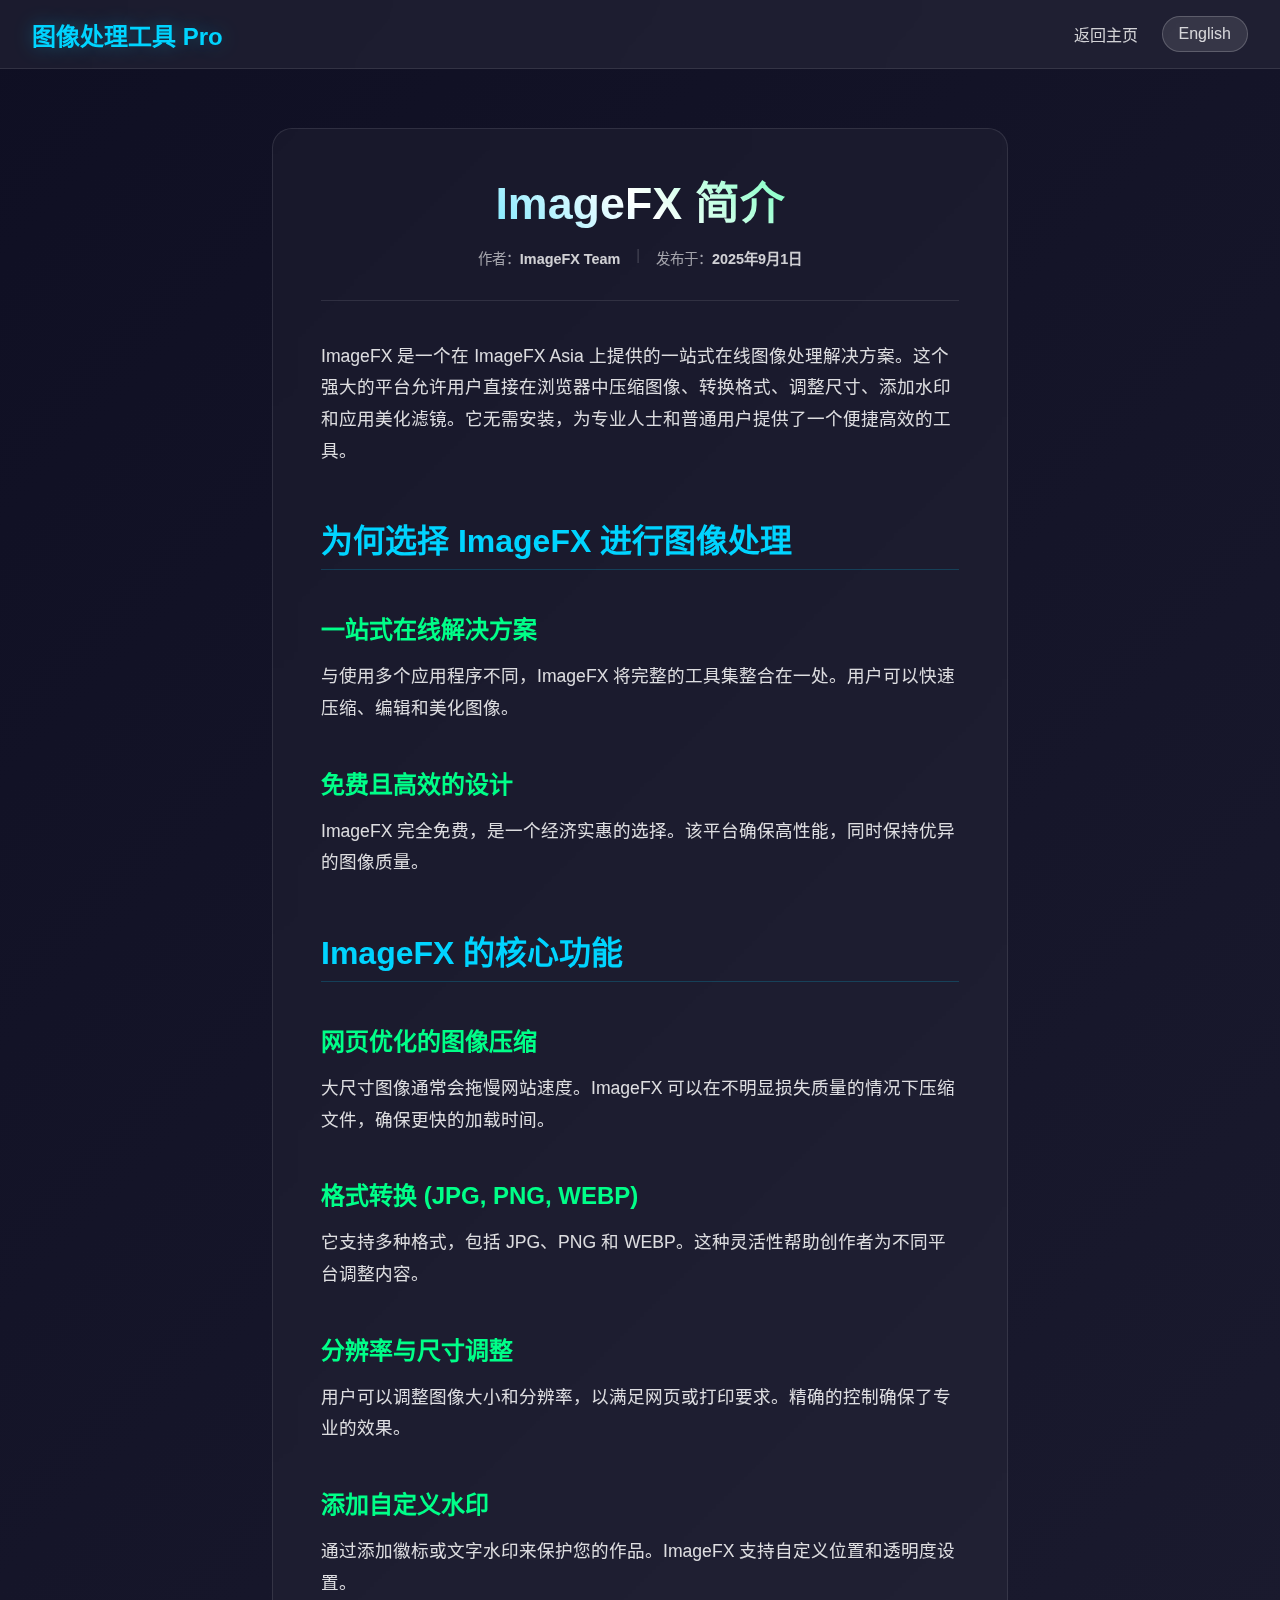
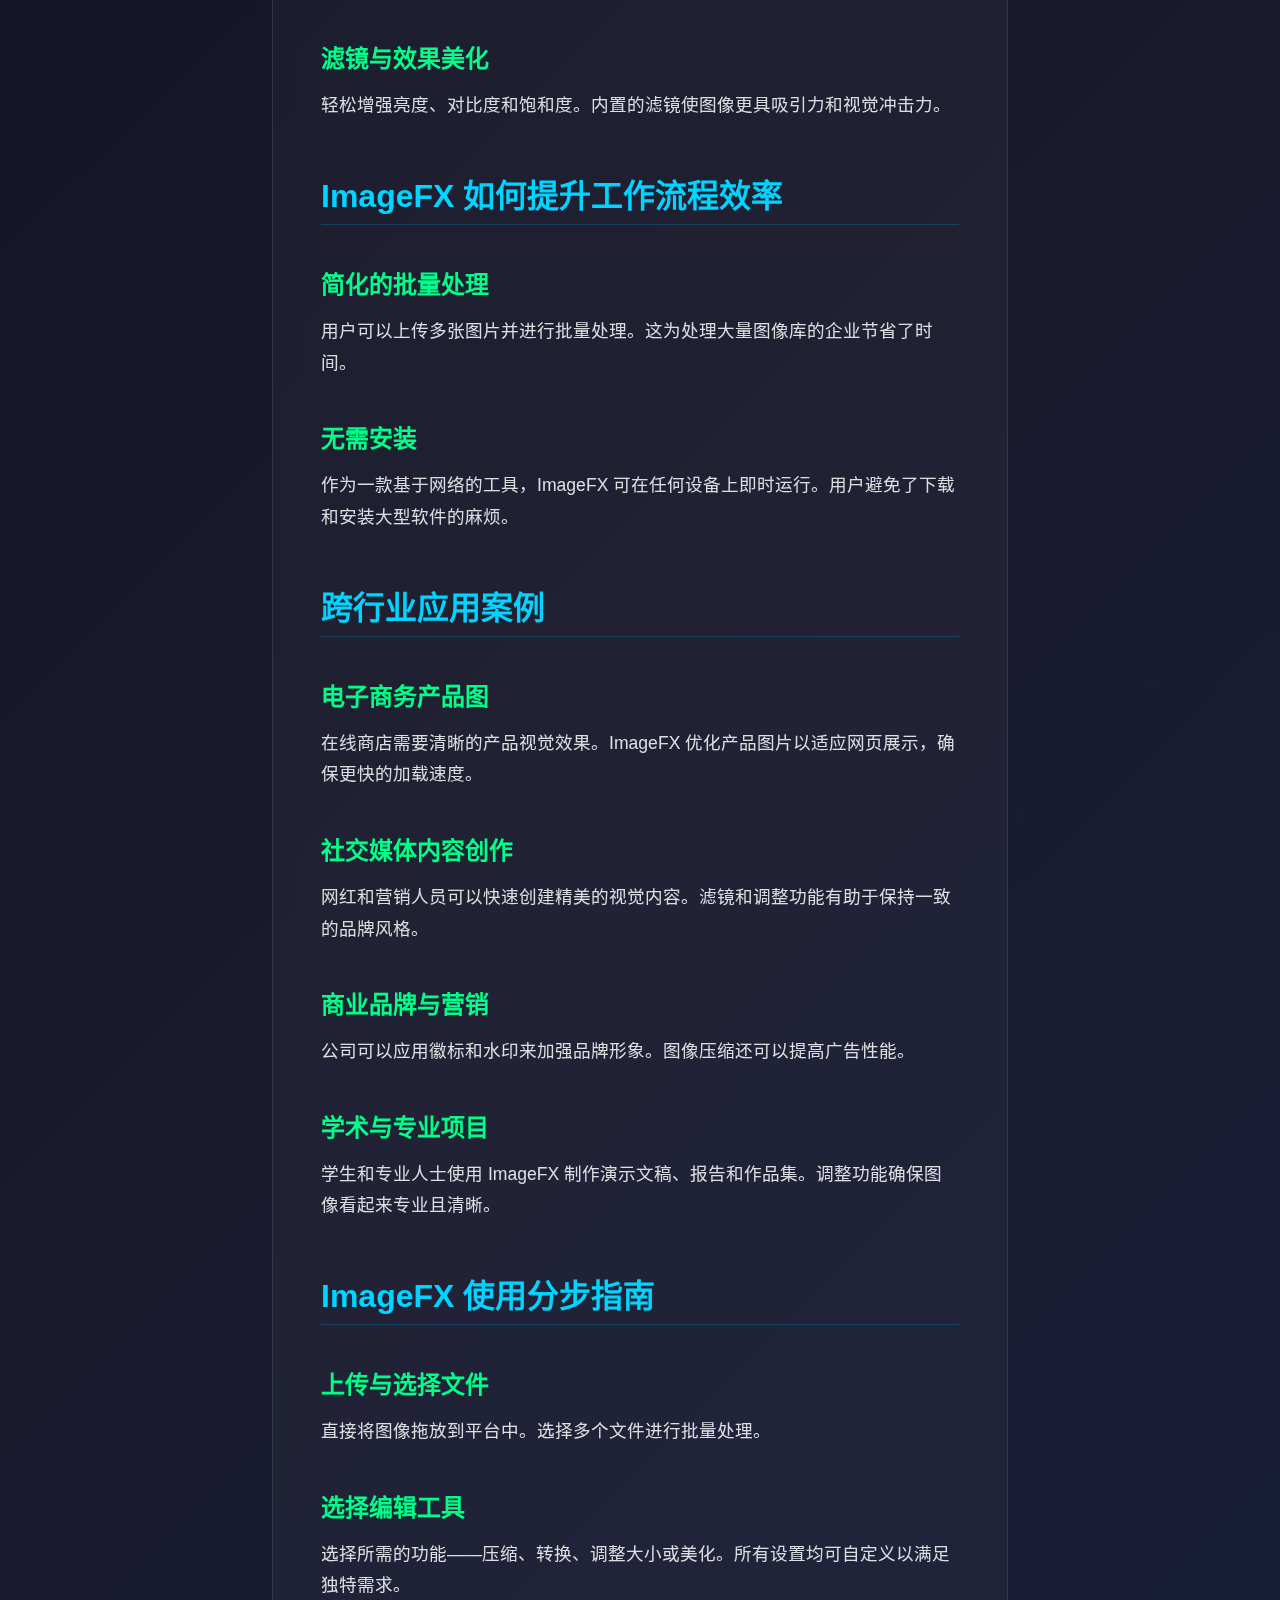
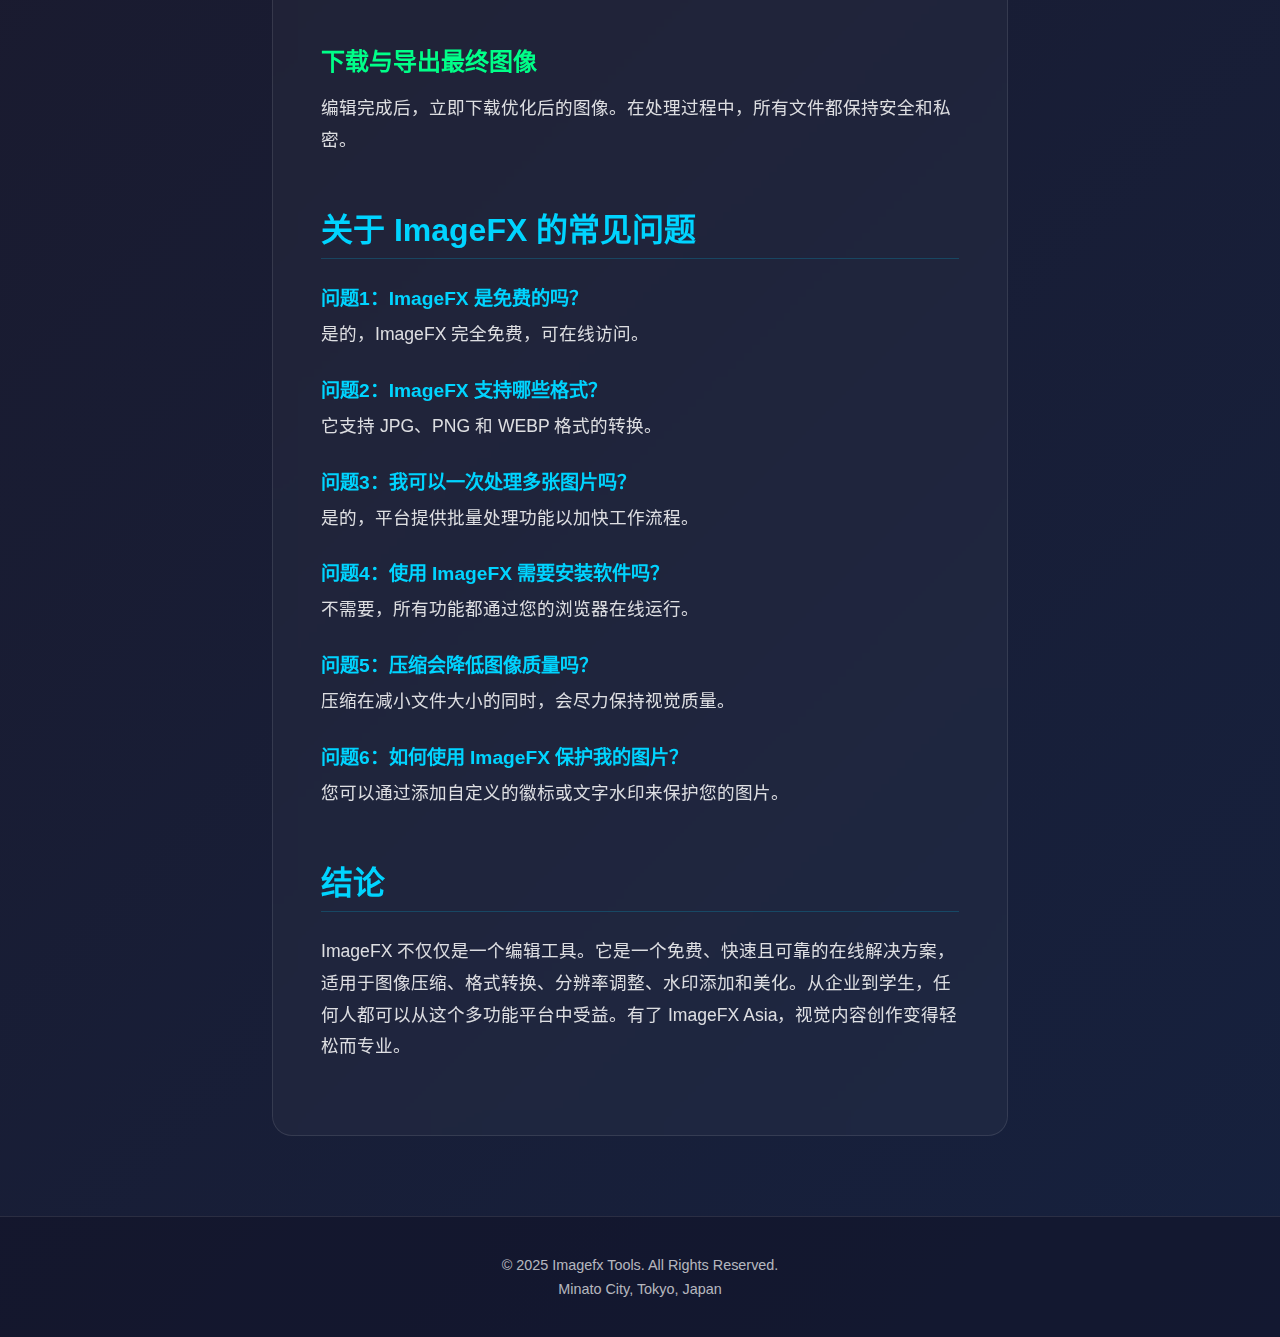
<file: imagefx-cn.html>
<!DOCTYPE html>
<html lang="zh-CN">
<head>
    <meta charset="UTF-8">

    <!-- SEO Meta Tags -->
    <title>ImageFX简介：终极免费在线图像处理工具 | ImageFX Asia</title>
    <meta name="description" content="探索 ImageFX，一个集图像压缩、格式转换、尺寸调整、添加水印和美化功能于一体的一站式在线解决方案。免费、高效，无需安装。">
    <meta name="keywords" content="ImageFX, 图像压缩, 格式转换, 调整图片大小, 添加水印, 在线图片编辑器, 免费图片工具, WEBP 转换器">
    <meta name="author" content="ImageFX Team">
    <meta name="robots" content="index, follow">
    <link rel="canonical" href="https://www.imagefx.asia/article-zh.html">
    <link rel="alternate" hreflang="en" href="https://www.imagefx.asia/article-en.html">

    <!-- Open Graph Meta Tags (for social sharing) -->
    <meta property="og:title" content="ImageFX简介：终极免费在线图像处理工具">
    <meta property="og:description" content="探索 ImageFX，一个集图像压缩、格式转换、尺寸调整、添加水印和美化功能于一体的一站式在线解决方案。">
    <meta property="og:type" content="article">
    <meta property="og:url" content="https://www.imagefx.asia/article-zh.html">
    <meta property="og:image" content="https://www.imagefx.asia/article-preview-image.webp">
    <meta property="og:site_name" content="图像处理工具 Pro">
    <meta property="og:locale" content="zh_CN">
    <meta property="article:published_time" content="2025-09-01T12:00:00+09:00">
    <meta property="article:author" content="ImageFX Team">

    <!-- Twitter Card Meta Tags -->
    <meta name="twitter:card" content="summary_large_image">
    <meta name="twitter:title" content="ImageFX简介：终极免费在线图像处理工具">
    <meta name="twitter:description" content="探索 ImageFX，一个集图像压缩、格式转换、尺寸调整、添加水印和美化功能于一体的一站式在线解决方案。">
    <meta name="twitter:image" content="https://www.imagefx.asia/article-preview-image.webp">

    <!-- General Meta Tags -->
    <meta name="viewport" content="width=device-width, initial-scale=1.0, viewport-fit=cover">
    <meta name="theme-color" content="#1a1a2e">
    <link rel="icon" href="/favicon.ico" sizes="any">
    <link rel="icon" href="/favicon.svg" type="image/svg+xml">
    <link rel="apple-touch-icon" href="/apple-touch-icon.png">

    <style>
        * {
            margin: 0;
            padding: 0;
            box-sizing: border-box;
        }

        body {
            font-family: 'Segoe UI', Tahoma, Geneva, Verdana, sans-serif;
            background: linear-gradient(135deg, #0f0f23 0%, #1a1a2e 50%, #16213e 100%);
            color: #ffffff;
            min-height: 100vh;
            overflow-x: hidden;
        }

        .header {
            background: rgba(255, 255, 255, 0.05);
            backdrop-filter: blur(20px);
            -webkit-backdrop-filter: blur(20px);
            border-bottom: 1px solid rgba(255, 255, 255, 0.1);
            padding: 1rem 2rem;
            display: flex;
            justify-content: space-between;
            align-items: center;
            position: fixed;
            top: 0;
            left: 0;
            right: 0;
            z-index: 1000;
        }

        .logo {
            font-size: 1.5rem;
            font-weight: 700;
            color: #00d4ff;
            text-shadow: 0 0 20px rgba(0, 212, 255, 0.3);
        }

        .lang-switch {
            background: rgba(255, 255, 255, 0.1);
            border: 1px solid rgba(255, 255, 255, 0.2);
            border-radius: 25px;
            padding: 0.5rem 1rem;
            color: white;
            cursor: pointer;
            transition: all 0.3s ease;
            text-decoration: none;
        }

        .lang-switch:hover {
            background: rgba(255, 255, 255, 0.2);
            transform: translateY(-2px);
        }

        .navigation {
            display: flex;
            align-items: center;
            gap: 1.5rem;
        }

        .navigation a {
            color: rgba(255, 255, 255, 0.8);
            text-decoration: none;
            font-weight: 500;
            transition: color 0.3s ease;
        }

        .navigation a:hover {
            color: #00d4ff;
        }

        .container {
            max-width: 800px;
            margin: 0 auto;
            padding: 8rem 2rem 2rem;
        }

        .article-content {
            background: rgba(255, 255, 255, 0.03);
            border: 1px solid rgba(255, 255, 255, 0.1);
            border-radius: 20px;
            padding: 3rem;
            backdrop-filter: blur(10px);
        }

        .article-header {
            text-align: center;
            margin-bottom: 2.5rem;
            padding-bottom: 2rem;
            border-bottom: 1px solid rgba(255, 255, 255, 0.1);
        }

        .article-header h1 {
            font-size: 2.8rem;
            font-weight: 800;
            line-height: 1.2;
            background: linear-gradient(45deg, #00d4ff, #ffffff, #00ff88);
            -webkit-background-clip: text;
            -webkit-text-fill-color: transparent;
            margin-bottom: 1rem;
        }

        .article-meta {
            color: rgba(255, 255, 255, 0.6);
            font-size: 0.9rem;
            display: flex;
            justify-content: center;
            flex-wrap: wrap;
            gap: 0.5rem 1rem;
        }

        .article-meta strong {
            color: rgba(255, 255, 255, 0.8);
            font-weight: 600;
        }

        .separator {
            opacity: 0.3;
        }

        .article-banner {
            margin: 0 0 2.5rem 0;
        }

        .article-banner img {
            width: 100%;
            height: auto;
            border-radius: 15px;
            margin-bottom: 1rem;
        }

        .article-banner figcaption {
            font-size: 0.9rem;
            text-align: center;
            color: rgba(255, 255, 255, 0.5);
        }

        .article-content p, .article-content li {
            font-size: 1.1rem;
            line-height: 1.8;
            margin-bottom: 1.5rem;
            color: rgba(255, 255, 255, 0.85);
        }

        .article-content h2 {
            font-size: 2rem;
            font-weight: 700;
            color: #00d4ff;
            margin-top: 3rem;
            margin-bottom: 1.5rem;
            padding-bottom: 0.5rem;
            border-bottom: 1px solid rgba(0, 212, 255, 0.2);
        }

        .article-content h3 {
            font-size: 1.5rem;
            font-weight: 600;
            color: #00ff88;
            margin-top: 2.5rem;
            margin-bottom: 1rem;
        }

        .article-content blockquote {
            border-left: 4px solid #00d4ff;
            margin: 2.5rem 0;
            padding: 1rem 2rem;
            background: rgba(0, 212, 255, 0.05);
            border-radius: 0 8px 8px 0;
        }

        .article-content blockquote p {
            font-style: italic;
            font-size: 1.2rem;
            margin-bottom: 1rem;
            color: rgba(255, 255, 255, 0.9);
        }

        .article-content blockquote footer {
            font-size: 1rem;
            color: rgba(255, 255, 255, 0.6);
        }

        .faq-item h4 {
            font-size: 1.2rem;
            color: #00d4ff;
            margin-bottom: 0.5rem;
        }

        .footer {
            text-align: center;
            padding: 2rem;
            margin-top: 3rem;
            background: rgba(15, 15, 35, 0.5);
            border-top: 1px solid rgba(255, 255, 255, 0.1);
            color: rgba(255, 255, 255, 0.7);
        }

        .footer p {
            margin: 0.5rem 0;
            font-size: 0.9rem;
        }

        @media (max-width: 768px) {
            .article-content {
                padding: 1.5rem;
            }
            .article-header h1 {
                font-size: 2rem;
            }
            .article-content h2 {
                font-size: 1.8rem;
            }
        }
    </style>
</head>
<body>
    <header class="header">
        <div class="logo"><a href="index.html" style="color: inherit; text-decoration: none;">图像处理工具 Pro</a></div>
        <nav class="navigation">
            <a href="index.html">返回主页</a>
            <a href="article-en.html" class="lang-switch">English</a>
        </nav>
    </header>

    <main class="container">
        <article class="article-content">
            <header class="article-header">
                <h1>ImageFX 简介</h1>
                <div class="article-meta">
                    <span>作者：<strong>ImageFX Team</strong></span>
                    <span class="separator">|</span>
                    <span>发布于：<strong>2025年9月1日</strong></span>
                </div>
            </header>

            <p>ImageFX 是一个在 ImageFX Asia 上提供的一站式在线图像处理解决方案。这个强大的平台允许用户直接在浏览器中压缩图像、转换格式、调整尺寸、添加水印和应用美化滤镜。它无需安装，为专业人士和普通用户提供了一个便捷高效的工具。</p>

            <h2>为何选择 ImageFX 进行图像处理</h2>
            <h3>一站式在线解决方案</h3>
            <p>与使用多个应用程序不同，ImageFX 将完整的工具集整合在一处。用户可以快速压缩、编辑和美化图像。</p>
            <h3>免费且高效的设计</h3>
            <p>ImageFX 完全免费，是一个经济实惠的选择。该平台确保高性能，同时保持优异的图像质量。</p>

            <h2>ImageFX 的核心功能</h2>
            <h3>网页优化的图像压缩</h3>
            <p>大尺寸图像通常会拖慢网站速度。ImageFX 可以在不明显损失质量的情况下压缩文件，确保更快的加载时间。</p>
            <h3>格式转换 (JPG, PNG, WEBP)</h3>
            <p>它支持多种格式，包括 JPG、PNG 和 WEBP。这种灵活性帮助创作者为不同平台调整内容。</p>
            <h3>分辨率与尺寸调整</h3>
            <p>用户可以调整图像大小和分辨率，以满足网页或打印要求。精确的控制确保了专业的效果。</p>
            <h3>添加自定义水印</h3>
            <p>通过添加徽标或文字水印来保护您的作品。ImageFX 支持自定义位置和透明度设置。</p>
            <h3>滤镜与效果美化</h3>
            <p>轻松增强亮度、对比度和饱和度。内置的滤镜使图像更具吸引力和视觉冲击力。</p>

            <h2>ImageFX 如何提升工作流程效率</h2>
            <h3>简化的批量处理</h3>
            <p>用户可以上传多张图片并进行批量处理。这为处理大量图像库的企业节省了时间。</p>
            <h3>无需安装</h3>
            <p>作为一款基于网络的工具，ImageFX 可在任何设备上即时运行。用户避免了下载和安装大型软件的麻烦。</p>

            <h2>跨行业应用案例</h2>
            <h3>电子商务产品图</h3>
            <p>在线商店需要清晰的产品视觉效果。ImageFX 优化产品图片以适应网页展示，确保更快的加载速度。</p>
            <h3>社交媒体内容创作</h3>
            <p>网红和营销人员可以快速创建精美的视觉内容。滤镜和调整功能有助于保持一致的品牌风格。</p>
            <h3>商业品牌与营销</h3>
            <p>公司可以应用徽标和水印来加强品牌形象。图像压缩还可以提高广告性能。</p>
            <h3>学术与专业项目</h3>
            <p>学生和专业人士使用 ImageFX 制作演示文稿、报告和作品集。调整功能确保图像看起来专业且清晰。</p>

            <h2>ImageFX 使用分步指南</h2>
            <h3>上传与选择文件</h3>
            <p>直接将图像拖放到平台中。选择多个文件进行批量处理。</p>
            <h3>选择编辑工具</h3>
            <p>选择所需的功能——压缩、转换、调整大小或美化。所有设置均可自定义以满足独特需求。</p>
            <h3>下载与导出最终图像</h3>
            <p>编辑完成后，立即下载优化后的图像。在处理过程中，所有文件都保持安全和私密。</p>

            <h2>关于 ImageFX 的常见问题</h2>
            <div class="faq-item">
                <h4>问题1：ImageFX 是免费的吗？</h4>
                <p>是的，ImageFX 完全免费，可在线访问。</p>
            </div>
            <div class="faq-item">
                <h4>问题2：ImageFX 支持哪些格式？</h4>
                <p>它支持 JPG、PNG 和 WEBP 格式的转换。</p>
            </div>
            <div class="faq-item">
                <h4>问题3：我可以一次处理多张图片吗？</h4>
                <p>是的，平台提供批量处理功能以加快工作流程。</p>
            </div>
            <div class="faq-item">
                <h4>问题4：使用 ImageFX 需要安装软件吗？</h4>
                <p>不需要，所有功能都通过您的浏览器在线运行。</p>
            </div>
            <div class="faq-item">
                <h4>问题5：压缩会降低图像质量吗？</h4>
                <p>压缩在减小文件大小的同时，会尽力保持视觉质量。</p>
            </div>
            <div class="faq-item">
                <h4>问题6：如何使用 ImageFX 保护我的图片？</h4>
                <p>您可以通过添加自定义的徽标或文字水印来保护您的图片。</p>
            </div>

            <h2>结论</h2>
            <p>ImageFX 不仅仅是一个编辑工具。它是一个免费、快速且可靠的在线解决方案，适用于图像压缩、格式转换、分辨率调整、水印添加和美化。从企业到学生，任何人都可以从这个多功能平台中受益。有了 ImageFX Asia，视觉内容创作变得轻松而专业。</p>
        </article>
    </main>

    <footer class="footer">
        <p>&copy; 2025 Imagefx Tools. All Rights Reserved.</p>
        <p>Minato City, Tokyo, Japan</p>
    </footer>
</body>
</html>
</file>
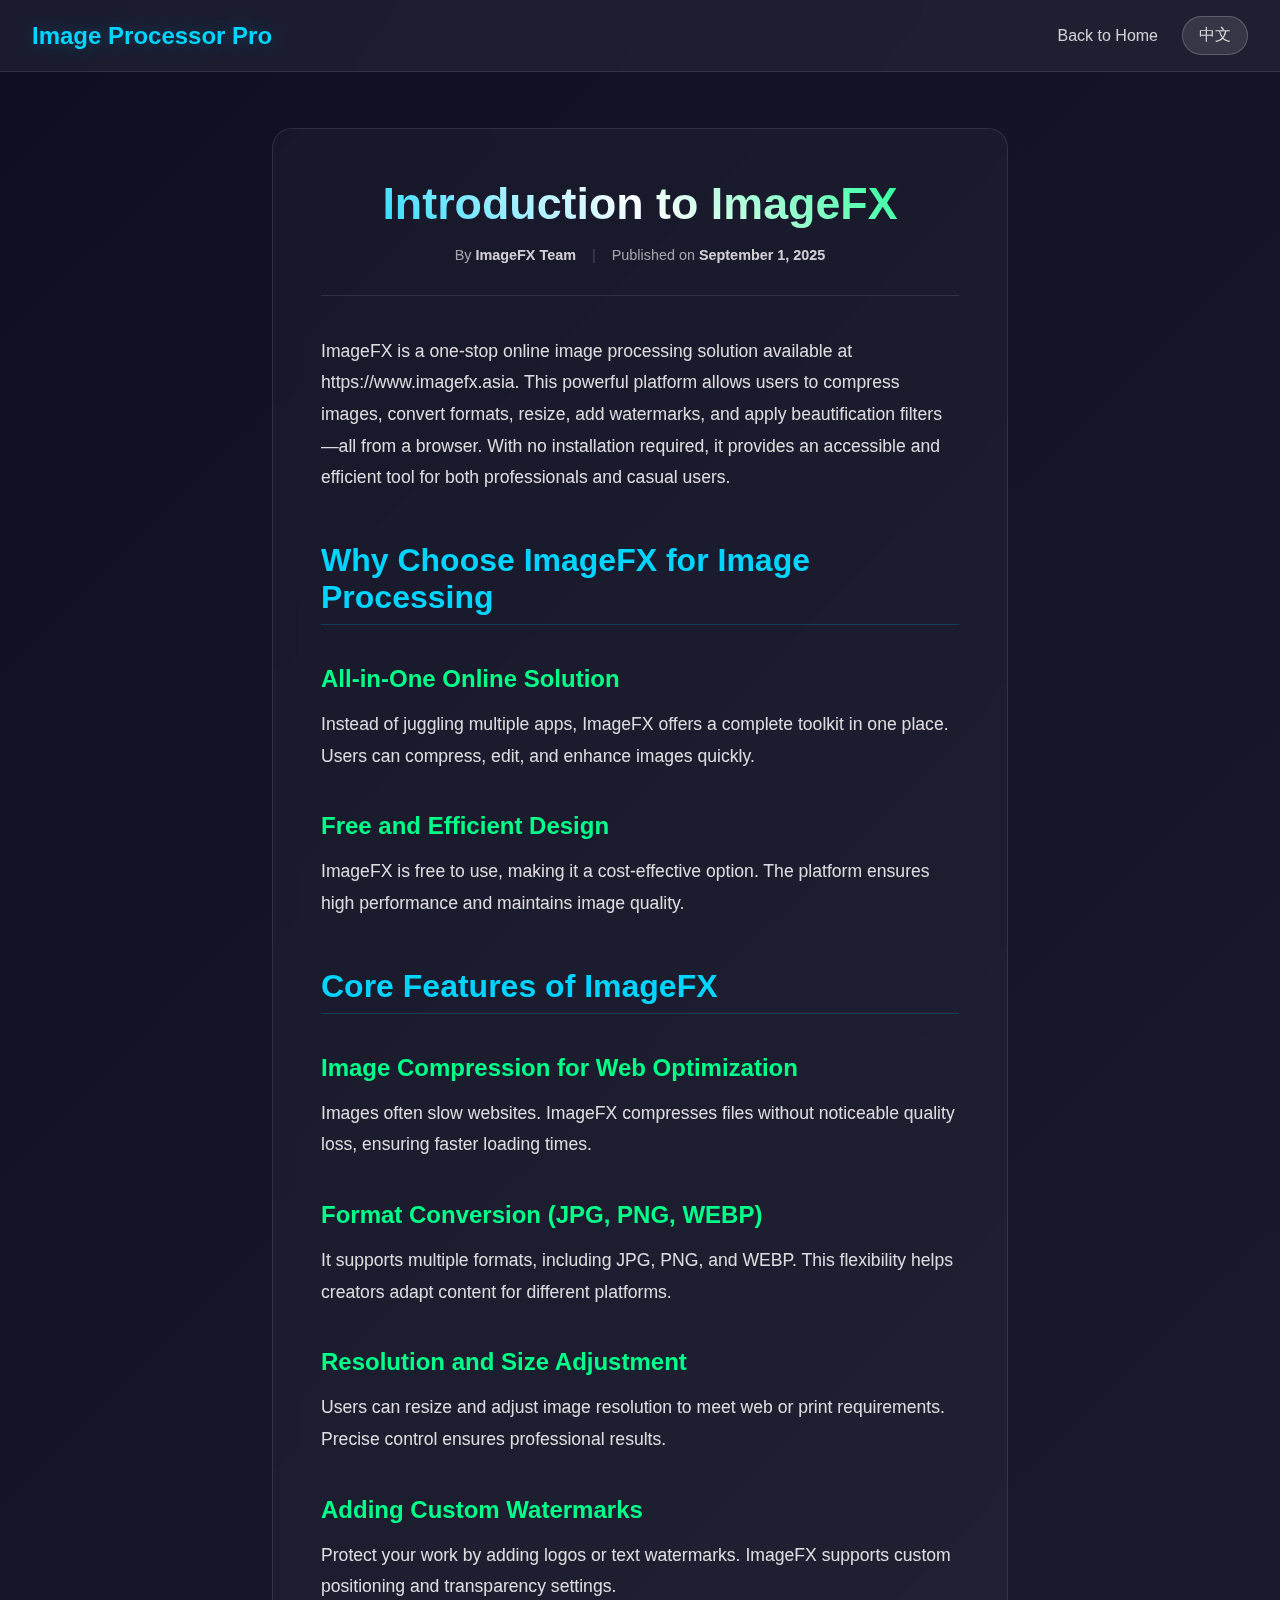
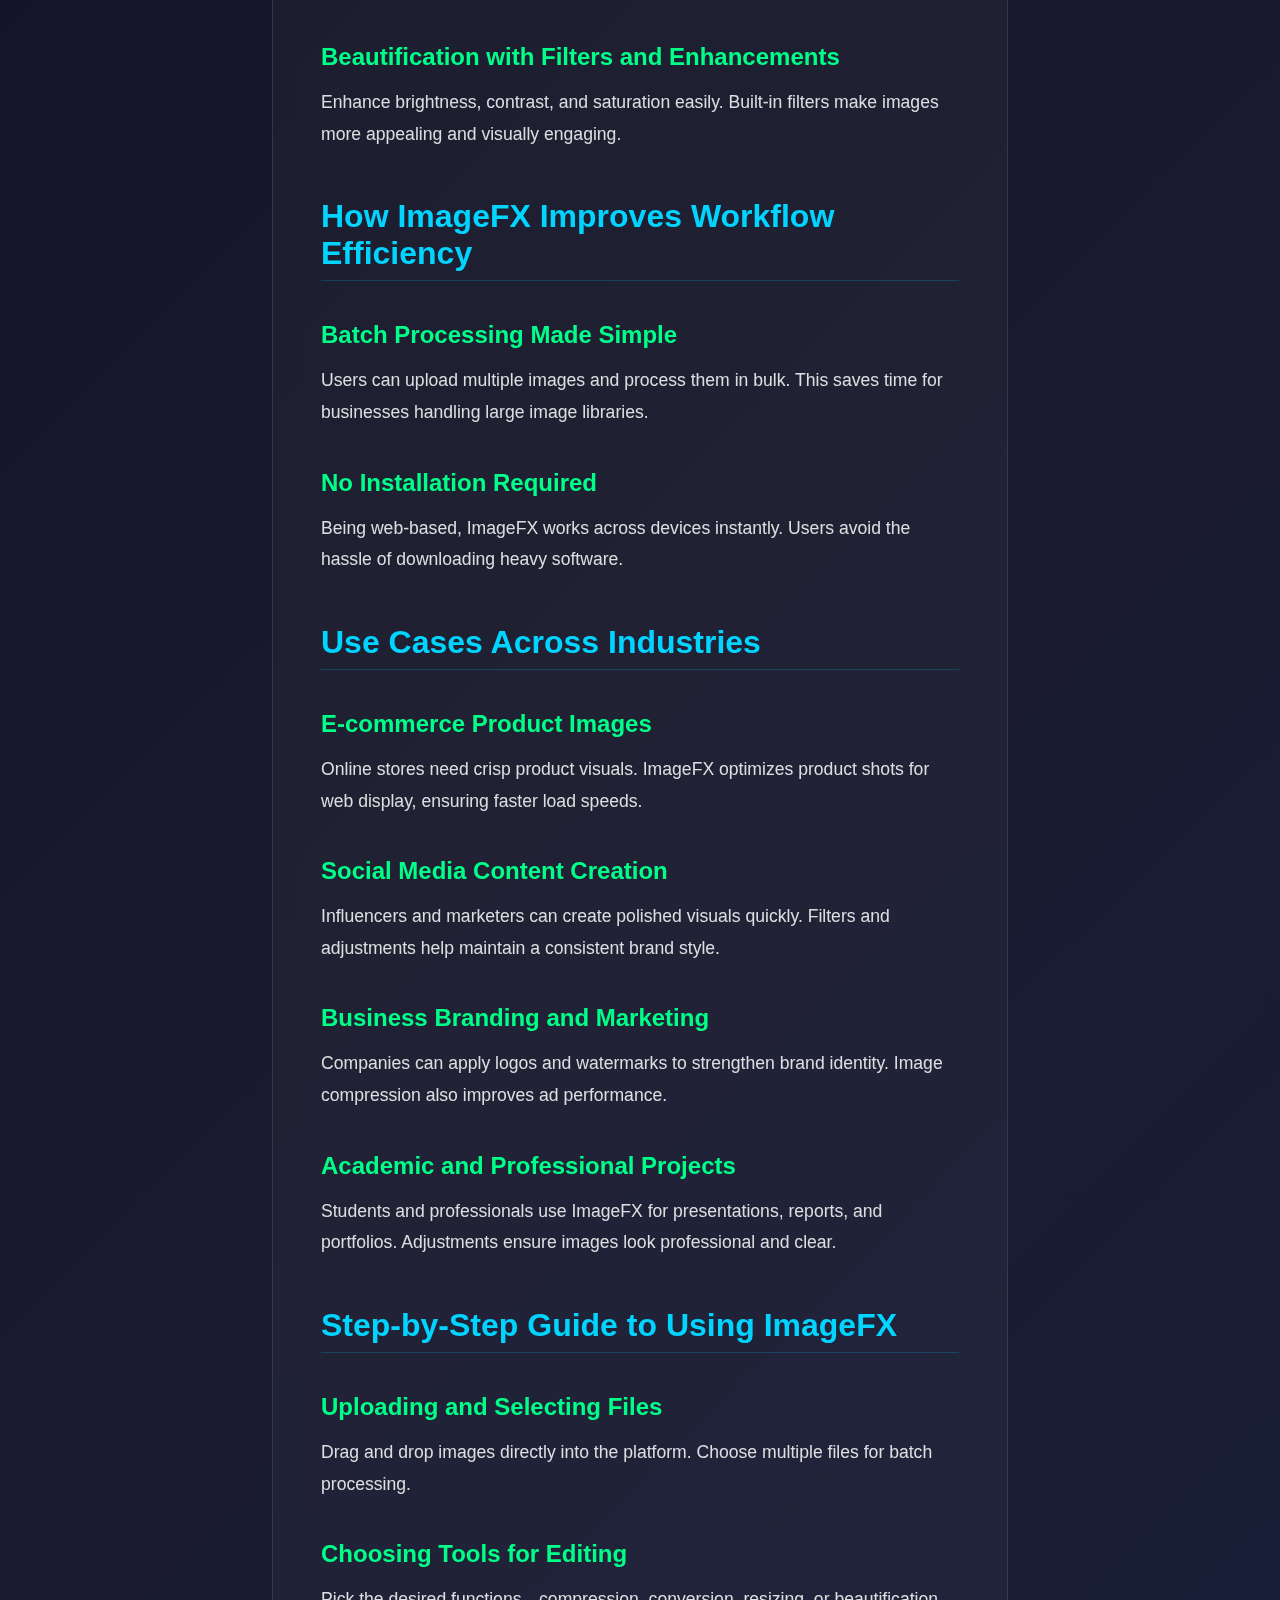
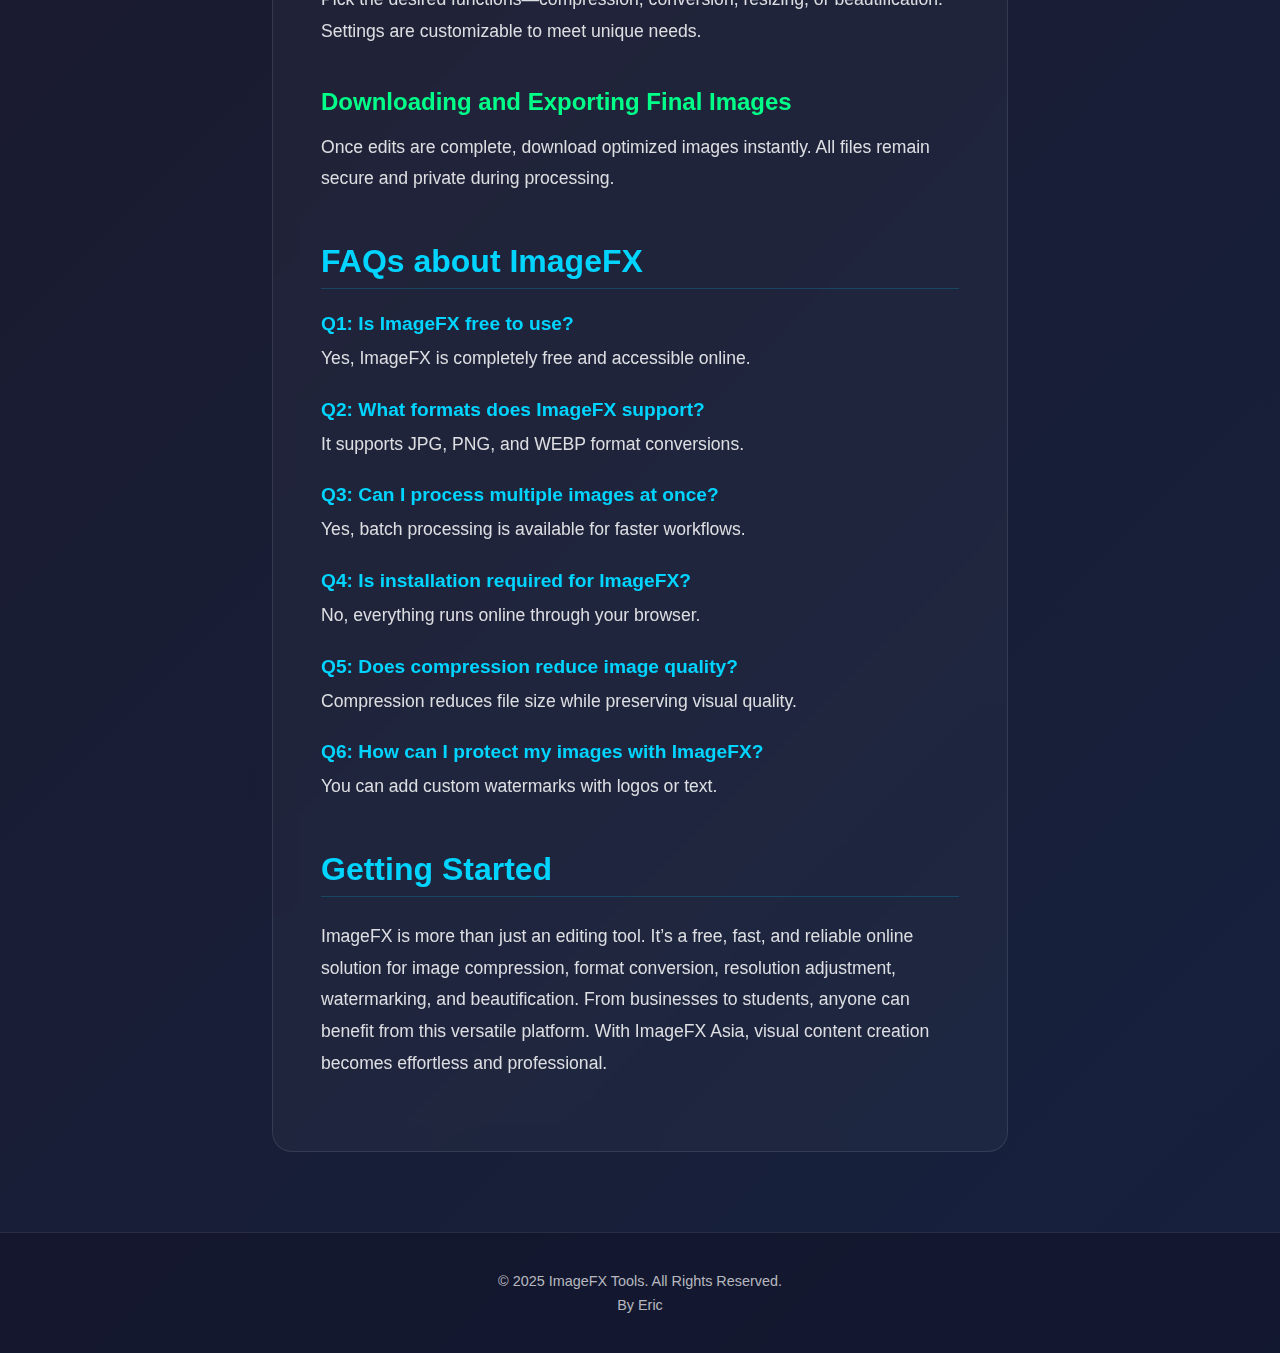
<file: imagefx-en.html>
<!DOCTYPE html>
<html lang="en">
<head>
    <meta charset="UTF-8">

    <!-- SEO Meta Tags -->
    <title>An Introduction to ImageFX: The Ultimate Free Online Image Tool | ImageFX Asia</title>
    <meta name="description" content="Discover ImageFX, a one-stop online solution for image compression, format conversion, resizing, watermarking, and beautification. Free, fast, and no installation required.">
    <meta name="keywords" content="ImageFX, image compression, format conversion, resize image, add watermark, online image editor, free image tool, WEBP converter">
    <meta name="author" content="ImageFX Team">
    <meta name="robots" content="index, follow">
    <link rel="canonical" href="https://www.imagefx.asia/article-en.html">
    <link rel="alternate" hreflang="zh-CN" href="https://www.imagefx.asia/article-zh.html">

    <!-- Open Graph Meta Tags (for social sharing) -->
    <meta property="og:title" content="An Introduction to ImageFX: The Ultimate Free Online Image Tool">
    <meta property="og:description" content="Discover ImageFX, a one-stop online solution for image compression, format conversion, resizing, watermarking, and beautification.">
    <meta property="og:type" content="article">
    <meta property="og:url" content="https://www.imagefx.asia/article-en.html">
    <meta property="og:image" content="https://www.imagefx.asia/article-preview-image.webp">
    <meta property="og:site_name" content="Image Processor Pro">
    <meta property="og:locale" content="en_US">
    <meta property="article:published_time" content="2025-09-01T12:00:00+09:00">
    <meta property="article:author" content="ImageFX Team">

    <!-- Twitter Card Meta Tags -->
    <meta name="twitter:card" content="summary_large_image">
    <meta name="twitter:title" content="An Introduction to ImageFX: The Ultimate Free Online Image Tool">
    <meta name="twitter:description" content="Discover ImageFX, a one-stop online solution for image compression, format conversion, resizing, watermarking, and beautification.">
    <meta name="twitter:image" content="https://www.imagefx.asia/article-preview-image.webp">

    <!-- General Meta Tags -->
    <meta name="viewport" content="width=device-width, initial-scale=1.0, viewport-fit=cover">
    <meta name="theme-color" content="#1a1a2e">
    <link rel="icon" href="/favicon.ico" sizes="any">
    <link rel="icon" href="/favicon.svg" type="image/svg+xml">
    <link rel="apple-touch-icon" href="/apple-touch-icon.png">

    <style>
        * {
            margin: 0;
            padding: 0;
            box-sizing: border-box;
        }

        body {
            font-family: 'Segoe UI', Tahoma, Geneva, Verdana, sans-serif;
            background: linear-gradient(135deg, #0f0f23 0%, #1a1a2e 50%, #16213e 100%);
            color: #ffffff;
            min-height: 100vh;
            overflow-x: hidden;
        }

        .header {
            background: rgba(255, 255, 255, 0.05);
            backdrop-filter: blur(20px);
            -webkit-backdrop-filter: blur(20px);
            border-bottom: 1px solid rgba(255, 255, 255, 0.1);
            padding: 1rem 2rem;
            display: flex;
            justify-content: space-between;
            align-items: center;
            position: fixed;
            top: 0;
            left: 0;
            right: 0;
            z-index: 1000;
        }

        .logo {
            font-size: 1.5rem;
            font-weight: 700;
            color: #00d4ff;
            text-shadow: 0 0 20px rgba(0, 212, 255, 0.3);
        }

        .lang-switch {
            background: rgba(255, 255, 255, 0.1);
            border: 1px solid rgba(255, 255, 255, 0.2);
            border-radius: 25px;
            padding: 0.5rem 1rem;
            color: white;
            cursor: pointer;
            transition: all 0.3s ease;
            text-decoration: none;
        }

        .lang-switch:hover {
            background: rgba(255, 255, 255, 0.2);
            transform: translateY(-2px);
        }

        .navigation {
            display: flex;
            align-items: center;
            gap: 1.5rem;
        }

        .navigation a {
            color: rgba(255, 255, 255, 0.8);
            text-decoration: none;
            font-weight: 500;
            transition: color 0.3s ease;
        }

        .navigation a:hover {
            color: #00d4ff;
        }

        .container {
            max-width: 800px;
            margin: 0 auto;
            padding: 8rem 2rem 2rem;
        }

        .article-content {
            background: rgba(255, 255, 255, 0.03);
            border: 1px solid rgba(255, 255, 255, 0.1);
            border-radius: 20px;
            padding: 3rem;
            backdrop-filter: blur(10px);
        }

        .article-header {
            text-align: center;
            margin-bottom: 2.5rem;
            padding-bottom: 2rem;
            border-bottom: 1px solid rgba(255, 255, 255, 0.1);
        }

        .article-header h1 {
            font-size: 2.8rem;
            font-weight: 800;
            line-height: 1.2;
            background: linear-gradient(45deg, #00d4ff, #ffffff, #00ff88);
            -webkit-background-clip: text;
            -webkit-text-fill-color: transparent;
            margin-bottom: 1rem;
        }

        .article-meta {
            color: rgba(255, 255, 255, 0.6);
            font-size: 0.9rem;
            display: flex;
            justify-content: center;
            flex-wrap: wrap;
            gap: 0.5rem 1rem;
        }

        .article-meta strong {
            color: rgba(255, 255, 255, 0.8);
            font-weight: 600;
        }

        .separator {
            opacity: 0.3;
        }

        .article-banner {
            margin: 0 0 2.5rem 0;
        }

        .article-banner img {
            width: 100%;
            height: auto;
            border-radius: 15px;
            margin-bottom: 1rem;
        }

        .article-banner figcaption {
            font-size: 0.9rem;
            text-align: center;
            color: rgba(255, 255, 255, 0.5);
        }

        .article-content p, .article-content li {
            font-size: 1.1rem;
            line-height: 1.8;
            margin-bottom: 1.5rem;
            color: rgba(255, 255, 255, 0.85);
        }

        .article-content h2 {
            font-size: 2rem;
            font-weight: 700;
            color: #00d4ff;
            margin-top: 3rem;
            margin-bottom: 1.5rem;
            padding-bottom: 0.5rem;
            border-bottom: 1px solid rgba(0, 212, 255, 0.2);
        }

        .article-content h3 {
            font-size: 1.5rem;
            font-weight: 600;
            color: #00ff88;
            margin-top: 2.5rem;
            margin-bottom: 1rem;
        }

        .article-content blockquote {
            border-left: 4px solid #00d4ff;
            margin: 2.5rem 0;
            padding: 1rem 2rem;
            background: rgba(0, 212, 255, 0.05);
            border-radius: 0 8px 8px 0;
        }

        .article-content blockquote p {
            font-style: italic;
            font-size: 1.2rem;
            margin-bottom: 1rem;
            color: rgba(255, 255, 255, 0.9);
        }

        .article-content blockquote footer {
            font-size: 1rem;
            color: rgba(255, 255, 255, 0.6);
        }

        .faq-item h4 {
            font-size: 1.2rem;
            color: #00d4ff;
            margin-bottom: 0.5rem;
        }

        .footer {
            text-align: center;
            padding: 2rem;
            margin-top: 3rem;
            background: rgba(15, 15, 35, 0.5);
            border-top: 1px solid rgba(255, 255, 255, 0.1);
            color: rgba(255, 255, 255, 0.7);
        }

        .footer p {
            margin: 0.5rem 0;
            font-size: 0.9rem;
        }

        @media (max-width: 768px) {
            .article-content {
                padding: 1.5rem;
            }
            .article-header h1 {
                font-size: 2rem;
            }
            .article-content h2 {
                font-size: 1.8rem;
            }
        }
    </style>
</head>
<body>
    <header class="header">
        <div class="logo"><a href="index.html" style="color: inherit; text-decoration: none;">Image Processor Pro</a></div>
        <nav class="navigation">
            <a href="index.html">Back to Home</a>
            <a href="imagefx-zh.html" class="lang-switch">中文</a>
        </nav>
    </header>

    <main class="container">
        <article class="article-content">
            <header class="article-header">
                <h1>Introduction to ImageFX</h1>
                <div class="article-meta">
                    <span>By <strong>ImageFX Team</strong></span>
                    <span class="separator">|</span>
                    <span>Published on <strong>September 1, 2025</strong></span>
                </div>
            </header>

            <p>ImageFX is a one-stop online image processing solution available at https://www.imagefx.asia. This powerful platform allows users to compress images, convert formats, resize, add watermarks, and apply beautification filters—all from a browser. With no installation required, it provides an accessible and efficient tool for both professionals and casual users.</p>

            <h2>Why Choose ImageFX for Image Processing</h2>
            <h3>All-in-One Online Solution</h3>
            <p>Instead of juggling multiple apps, ImageFX offers a complete toolkit in one place. Users can compress, edit, and enhance images quickly.</p>
            <h3>Free and Efficient Design</h3>
            <p>ImageFX is free to use, making it a cost-effective option. The platform ensures high performance and maintains image quality.</p>

            <h2>Core Features of ImageFX</h2>
            <h3>Image Compression for Web Optimization</h3>
            <p>Images often slow websites. ImageFX compresses files without noticeable quality loss, ensuring faster loading times.</p>
            <h3>Format Conversion (JPG, PNG, WEBP)</h3>
            <p>It supports multiple formats, including JPG, PNG, and WEBP. This flexibility helps creators adapt content for different platforms.</p>
            <h3>Resolution and Size Adjustment</h3>
            <p>Users can resize and adjust image resolution to meet web or print requirements. Precise control ensures professional results.</p>
            <h3>Adding Custom Watermarks</h3>
            <p>Protect your work by adding logos or text watermarks. ImageFX supports custom positioning and transparency settings.</p>
            <h3>Beautification with Filters and Enhancements</h3>
            <p>Enhance brightness, contrast, and saturation easily. Built-in filters make images more appealing and visually engaging.</p>

            <h2>How ImageFX Improves Workflow Efficiency</h2>
            <h3>Batch Processing Made Simple</h3>
            <p>Users can upload multiple images and process them in bulk. This saves time for businesses handling large image libraries.</p>
            <h3>No Installation Required</h3>
            <p>Being web-based, ImageFX works across devices instantly. Users avoid the hassle of downloading heavy software.</p>

            <h2>Use Cases Across Industries</h2>
            <h3>E-commerce Product Images</h3>
            <p>Online stores need crisp product visuals. ImageFX optimizes product shots for web display, ensuring faster load speeds.</p>
            <h3>Social Media Content Creation</h3>
            <p>Influencers and marketers can create polished visuals quickly. Filters and adjustments help maintain a consistent brand style.</p>
            <h3>Business Branding and Marketing</h3>
            <p>Companies can apply logos and watermarks to strengthen brand identity. Image compression also improves ad performance.</p>
            <h3>Academic and Professional Projects</h3>
            <p>Students and professionals use ImageFX for presentations, reports, and portfolios. Adjustments ensure images look professional and clear.</p>

            <h2>Step-by-Step Guide to Using ImageFX</h2>
            <h3>Uploading and Selecting Files</h3>
            <p>Drag and drop images directly into the platform. Choose multiple files for batch processing.</p>
            <h3>Choosing Tools for Editing</h3>
            <p>Pick the desired functions—compression, conversion, resizing, or beautification. Settings are customizable to meet unique needs.</p>
            <h3>Downloading and Exporting Final Images</h3>
            <p>Once edits are complete, download optimized images instantly. All files remain secure and private during processing.</p>

            <h2>FAQs about ImageFX</h2>
            <div class="faq-item">
                <h4>Q1: Is ImageFX free to use?</h4>
                <p>Yes, ImageFX is completely free and accessible online.</p>
            </div>
            <div class="faq-item">
                <h4>Q2: What formats does ImageFX support?</h4>
                <p>It supports JPG, PNG, and WEBP format conversions.</p>
            </div>
            <div class="faq-item">
                <h4>Q3: Can I process multiple images at once?</h4>
                <p>Yes, batch processing is available for faster workflows.</p>
            </div>
            <div class="faq-item">
                <h4>Q4: Is installation required for ImageFX?</h4>
                <p>No, everything runs online through your browser.</p>
            </div>
            <div class="faq-item">
                <h4>Q5: Does compression reduce image quality?</h4>
                <p>Compression reduces file size while preserving visual quality.</p>
            </div>
            <div class="faq-item">
                <h4>Q6: How can I protect my images with ImageFX?</h4>
                <p>You can add custom watermarks with logos or text.</p>
            </div>

            <h2>Getting Started</h2>
            <p>ImageFX is more than just an editing tool. It’s a free, fast, and reliable online solution for image compression, format conversion, resolution adjustment, watermarking, and beautification. From businesses to students, anyone can benefit from this versatile platform. With ImageFX Asia, visual content creation becomes effortless and professional.</p>
        </article>
    </main>

    <footer class="footer">
        <p>&copy; 2025 ImageFX Tools. All Rights Reserved.</p>
        <p>By Eric</p>
    </footer>
</body>
</html>
</file>
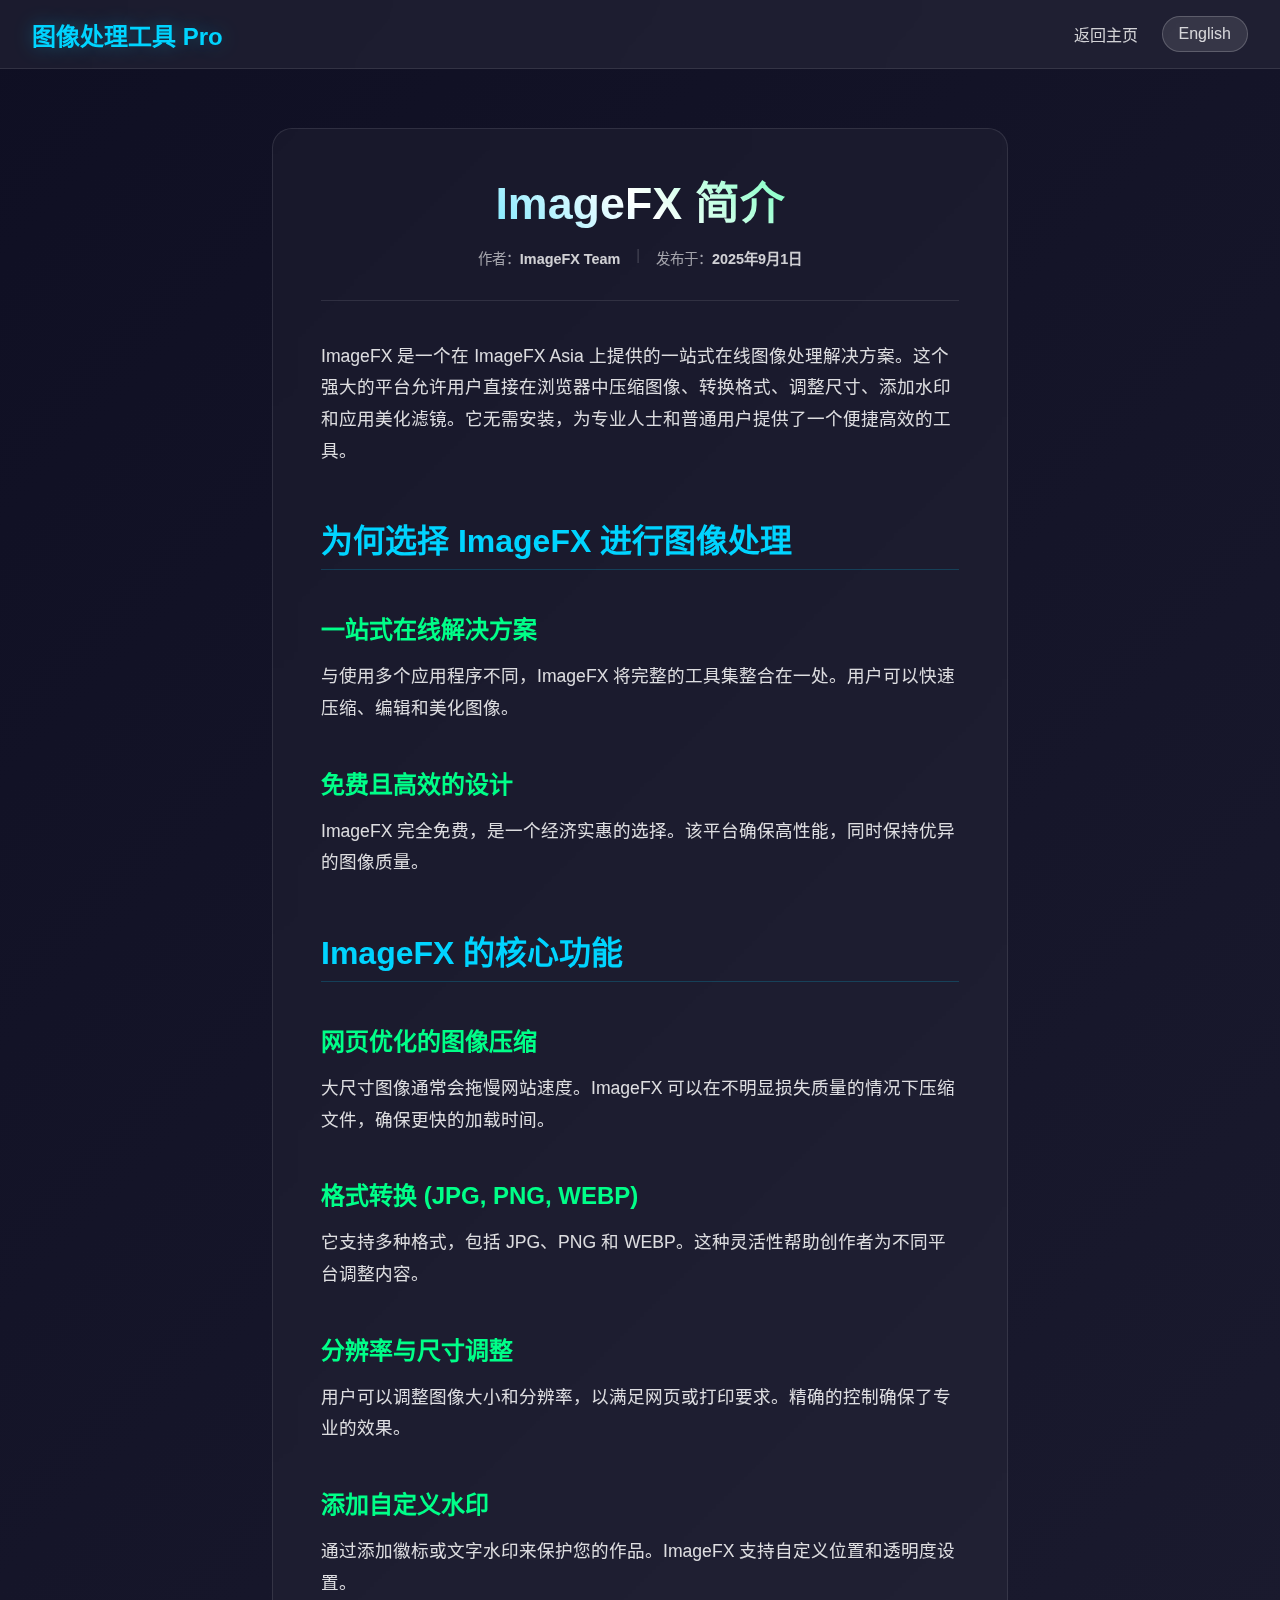
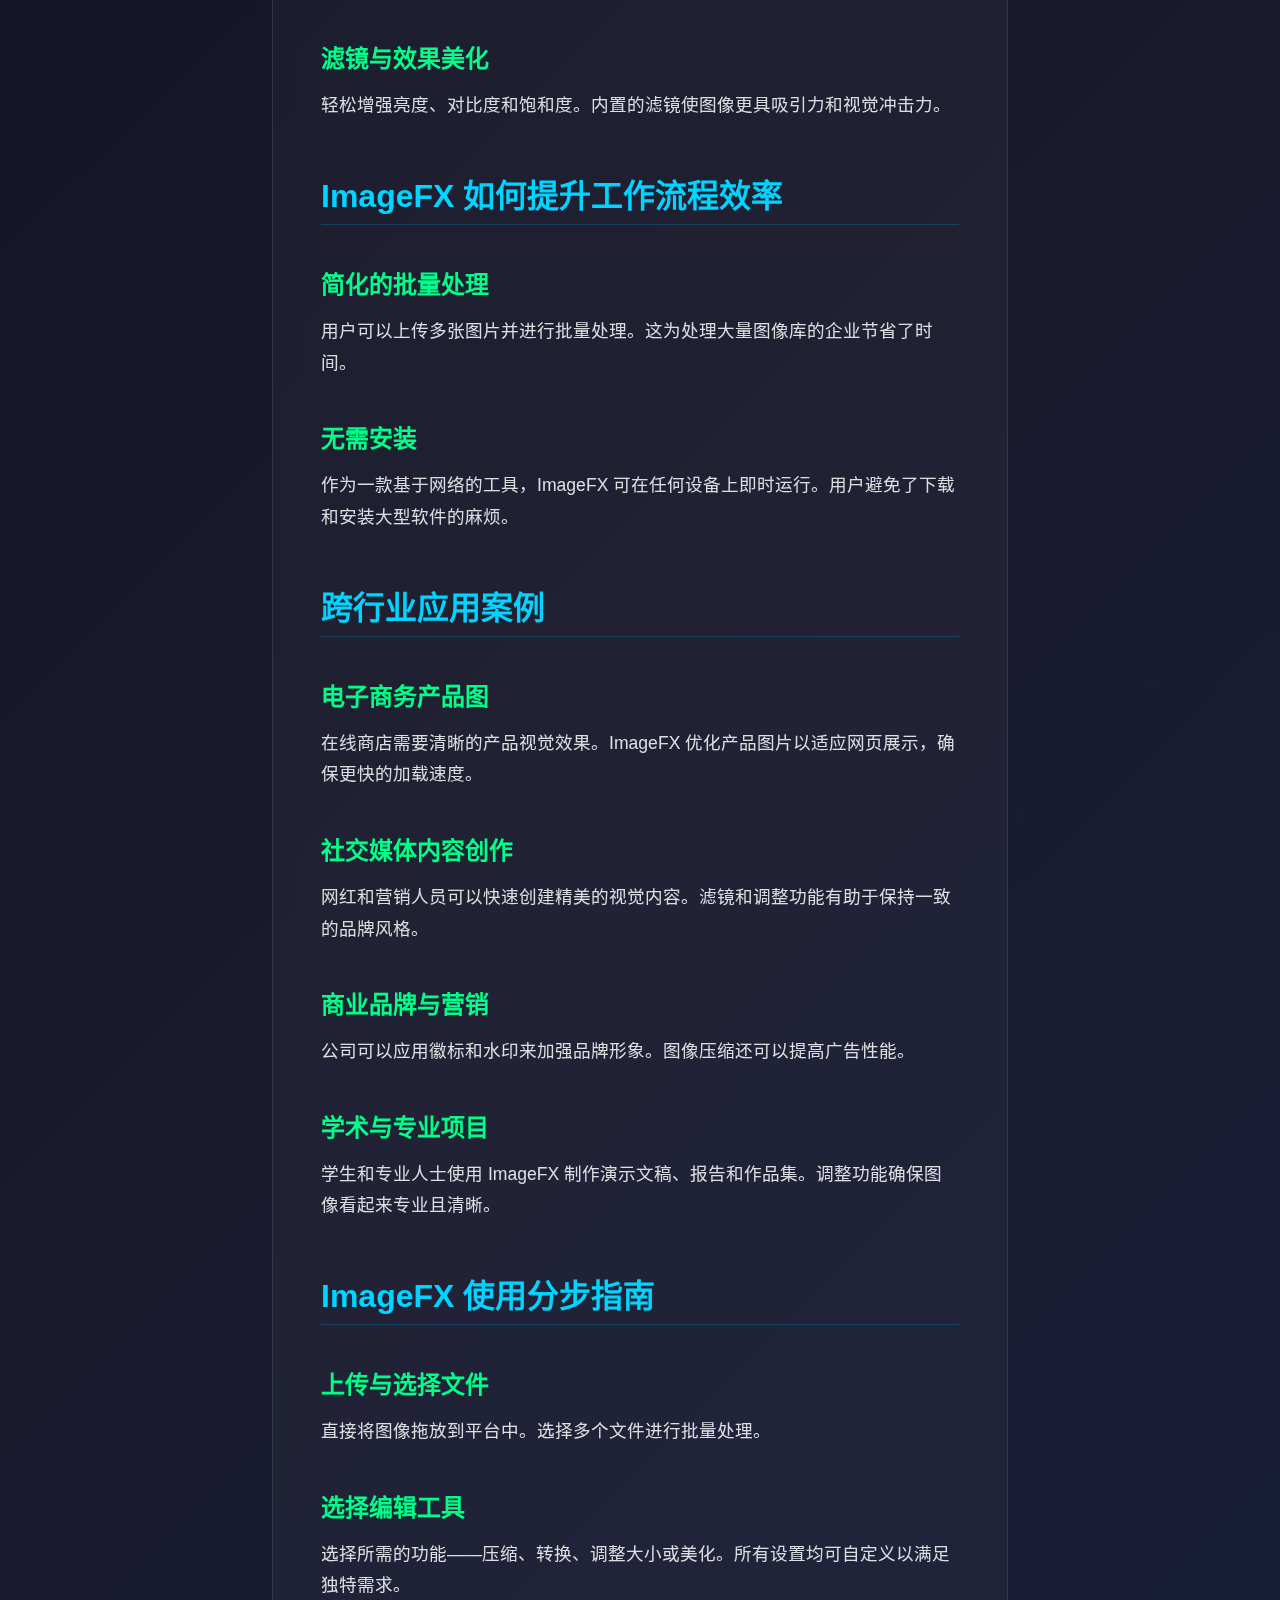
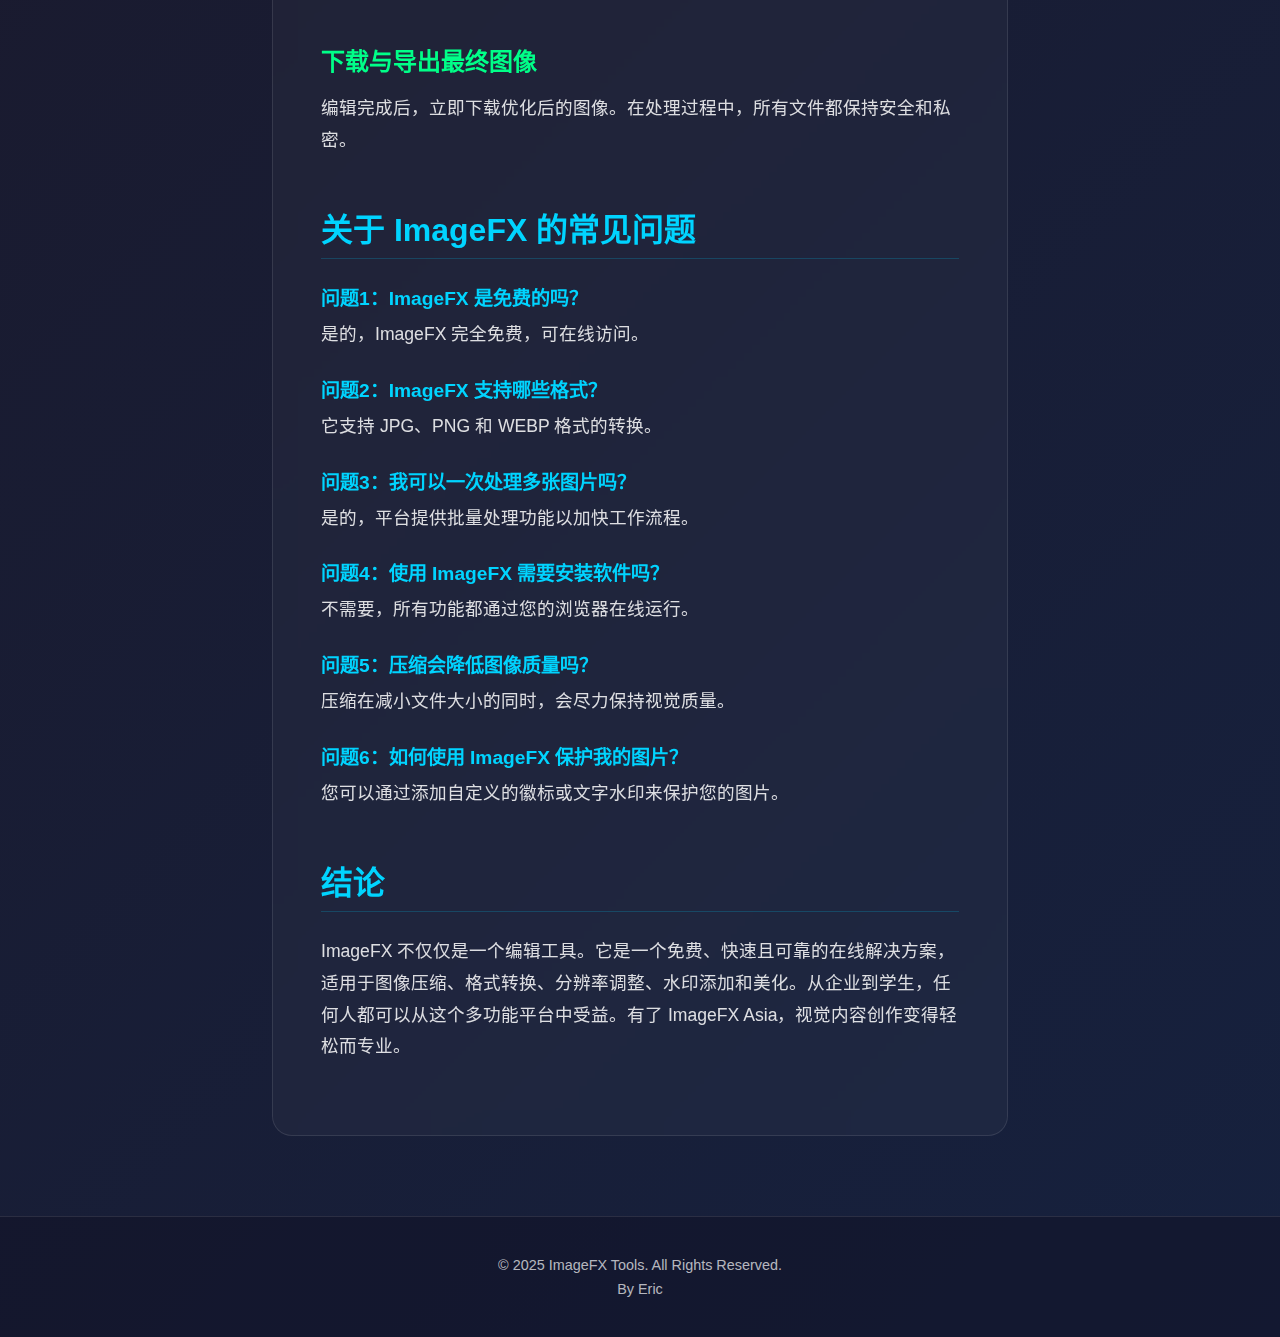
<file: imagefx-zh.html>
<!DOCTYPE html>
<html lang="zh-CN">
<head>
    <meta charset="UTF-8">

    <!-- SEO Meta Tags -->
    <title>ImageFX简介：终极免费在线图像处理工具 | ImageFX Asia</title>
    <meta name="description" content="探索 ImageFX，一个集图像压缩、格式转换、尺寸调整、添加水印和美化功能于一体的一站式在线解决方案。免费、高效，无需安装。">
    <meta name="keywords" content="ImageFX, 图像压缩, 格式转换, 调整图片大小, 添加水印, 在线图片编辑器, 免费图片工具, WEBP 转换器">
    <meta name="author" content="ImageFX Team">
    <meta name="robots" content="index, follow">
    <link rel="canonical" href="https://www.imagefx.asia/article-zh.html">
    <link rel="alternate" hreflang="en" href="https://www.imagefx.asia/article-en.html">

    <!-- Open Graph Meta Tags (for social sharing) -->
    <meta property="og:title" content="ImageFX简介：终极免费在线图像处理工具">
    <meta property="og:description" content="探索 ImageFX，一个集图像压缩、格式转换、尺寸调整、添加水印和美化功能于一体的一站式在线解决方案。">
    <meta property="og:type" content="article">
    <meta property="og:url" content="https://www.imagefx.asia/article-zh.html">
    <meta property="og:image" content="https://www.imagefx.asia/article-preview-image.webp">
    <meta property="og:site_name" content="图像处理工具 Pro">
    <meta property="og:locale" content="zh_CN">
    <meta property="article:published_time" content="2025-09-01T12:00:00+09:00">
    <meta property="article:author" content="ImageFX Team">

    <!-- Twitter Card Meta Tags -->
    <meta name="twitter:card" content="summary_large_image">
    <meta name="twitter:title" content="ImageFX简介：终极免费在线图像处理工具">
    <meta name="twitter:description" content="探索 ImageFX，一个集图像压缩、格式转换、尺寸调整、添加水印和美化功能于一体的一站式在线解决方案。">
    <meta name="twitter:image" content="https://www.imagefx.asia/article-preview-image.webp">

    <!-- General Meta Tags -->
    <meta name="viewport" content="width=device-width, initial-scale=1.0, viewport-fit=cover">
    <meta name="theme-color" content="#1a1a2e">
    <link rel="icon" href="/favicon.ico" sizes="any">
    <link rel="icon" href="/favicon.svg" type="image/svg+xml">
    <link rel="apple-touch-icon" href="/apple-touch-icon.png">

    <style>
        * {
            margin: 0;
            padding: 0;
            box-sizing: border-box;
        }

        body {
            font-family: 'Segoe UI', Tahoma, Geneva, Verdana, sans-serif;
            background: linear-gradient(135deg, #0f0f23 0%, #1a1a2e 50%, #16213e 100%);
            color: #ffffff;
            min-height: 100vh;
            overflow-x: hidden;
        }

        .header {
            background: rgba(255, 255, 255, 0.05);
            backdrop-filter: blur(20px);
            -webkit-backdrop-filter: blur(20px);
            border-bottom: 1px solid rgba(255, 255, 255, 0.1);
            padding: 1rem 2rem;
            display: flex;
            justify-content: space-between;
            align-items: center;
            position: fixed;
            top: 0;
            left: 0;
            right: 0;
            z-index: 1000;
        }

        .logo {
            font-size: 1.5rem;
            font-weight: 700;
            color: #00d4ff;
            text-shadow: 0 0 20px rgba(0, 212, 255, 0.3);
        }

        .lang-switch {
            background: rgba(255, 255, 255, 0.1);
            border: 1px solid rgba(255, 255, 255, 0.2);
            border-radius: 25px;
            padding: 0.5rem 1rem;
            color: white;
            cursor: pointer;
            transition: all 0.3s ease;
            text-decoration: none;
        }

        .lang-switch:hover {
            background: rgba(255, 255, 255, 0.2);
            transform: translateY(-2px);
        }

        .navigation {
            display: flex;
            align-items: center;
            gap: 1.5rem;
        }

        .navigation a {
            color: rgba(255, 255, 255, 0.8);
            text-decoration: none;
            font-weight: 500;
            transition: color 0.3s ease;
        }

        .navigation a:hover {
            color: #00d4ff;
        }

        .container {
            max-width: 800px;
            margin: 0 auto;
            padding: 8rem 2rem 2rem;
        }

        .article-content {
            background: rgba(255, 255, 255, 0.03);
            border: 1px solid rgba(255, 255, 255, 0.1);
            border-radius: 20px;
            padding: 3rem;
            backdrop-filter: blur(10px);
        }

        .article-header {
            text-align: center;
            margin-bottom: 2.5rem;
            padding-bottom: 2rem;
            border-bottom: 1px solid rgba(255, 255, 255, 0.1);
        }

        .article-header h1 {
            font-size: 2.8rem;
            font-weight: 800;
            line-height: 1.2;
            background: linear-gradient(45deg, #00d4ff, #ffffff, #00ff88);
            -webkit-background-clip: text;
            -webkit-text-fill-color: transparent;
            margin-bottom: 1rem;
        }

        .article-meta {
            color: rgba(255, 255, 255, 0.6);
            font-size: 0.9rem;
            display: flex;
            justify-content: center;
            flex-wrap: wrap;
            gap: 0.5rem 1rem;
        }

        .article-meta strong {
            color: rgba(255, 255, 255, 0.8);
            font-weight: 600;
        }

        .separator {
            opacity: 0.3;
        }

        .article-banner {
            margin: 0 0 2.5rem 0;
        }

        .article-banner img {
            width: 100%;
            height: auto;
            border-radius: 15px;
            margin-bottom: 1rem;
        }

        .article-banner figcaption {
            font-size: 0.9rem;
            text-align: center;
            color: rgba(255, 255, 255, 0.5);
        }

        .article-content p, .article-content li {
            font-size: 1.1rem;
            line-height: 1.8;
            margin-bottom: 1.5rem;
            color: rgba(255, 255, 255, 0.85);
        }

        .article-content h2 {
            font-size: 2rem;
            font-weight: 700;
            color: #00d4ff;
            margin-top: 3rem;
            margin-bottom: 1.5rem;
            padding-bottom: 0.5rem;
            border-bottom: 1px solid rgba(0, 212, 255, 0.2);
        }

        .article-content h3 {
            font-size: 1.5rem;
            font-weight: 600;
            color: #00ff88;
            margin-top: 2.5rem;
            margin-bottom: 1rem;
        }

        .article-content blockquote {
            border-left: 4px solid #00d4ff;
            margin: 2.5rem 0;
            padding: 1rem 2rem;
            background: rgba(0, 212, 255, 0.05);
            border-radius: 0 8px 8px 0;
        }

        .article-content blockquote p {
            font-style: italic;
            font-size: 1.2rem;
            margin-bottom: 1rem;
            color: rgba(255, 255, 255, 0.9);
        }

        .article-content blockquote footer {
            font-size: 1rem;
            color: rgba(255, 255, 255, 0.6);
        }

        .faq-item h4 {
            font-size: 1.2rem;
            color: #00d4ff;
            margin-bottom: 0.5rem;
        }

        .footer {
            text-align: center;
            padding: 2rem;
            margin-top: 3rem;
            background: rgba(15, 15, 35, 0.5);
            border-top: 1px solid rgba(255, 255, 255, 0.1);
            color: rgba(255, 255, 255, 0.7);
        }

        .footer p {
            margin: 0.5rem 0;
            font-size: 0.9rem;
        }

        @media (max-width: 768px) {
            .article-content {
                padding: 1.5rem;
            }
            .article-header h1 {
                font-size: 2rem;
            }
            .article-content h2 {
                font-size: 1.8rem;
            }
        }
    </style>
</head>
<body>
    <header class="header">
        <div class="logo"><a href="index.html" style="color: inherit; text-decoration: none;">图像处理工具 Pro</a></div>
        <nav class="navigation">
            <a href="index.html">返回主页</a>
            <a href="imagefx-en.html" class="lang-switch">English</a>
        </nav>
    </header>

    <main class="container">
        <article class="article-content">
            <header class="article-header">
                <h1>ImageFX 简介</h1>
                <div class="article-meta">
                    <span>作者：<strong>ImageFX Team</strong></span>
                    <span class="separator">|</span>
                    <span>发布于：<strong>2025年9月1日</strong></span>
                </div>
            </header>

            <p>ImageFX 是一个在 ImageFX Asia 上提供的一站式在线图像处理解决方案。这个强大的平台允许用户直接在浏览器中压缩图像、转换格式、调整尺寸、添加水印和应用美化滤镜。它无需安装，为专业人士和普通用户提供了一个便捷高效的工具。</p>

            <h2>为何选择 ImageFX 进行图像处理</h2>
            <h3>一站式在线解决方案</h3>
            <p>与使用多个应用程序不同，ImageFX 将完整的工具集整合在一处。用户可以快速压缩、编辑和美化图像。</p>
            <h3>免费且高效的设计</h3>
            <p>ImageFX 完全免费，是一个经济实惠的选择。该平台确保高性能，同时保持优异的图像质量。</p>

            <h2>ImageFX 的核心功能</h2>
            <h3>网页优化的图像压缩</h3>
            <p>大尺寸图像通常会拖慢网站速度。ImageFX 可以在不明显损失质量的情况下压缩文件，确保更快的加载时间。</p>
            <h3>格式转换 (JPG, PNG, WEBP)</h3>
            <p>它支持多种格式，包括 JPG、PNG 和 WEBP。这种灵活性帮助创作者为不同平台调整内容。</p>
            <h3>分辨率与尺寸调整</h3>
            <p>用户可以调整图像大小和分辨率，以满足网页或打印要求。精确的控制确保了专业的效果。</p>
            <h3>添加自定义水印</h3>
            <p>通过添加徽标或文字水印来保护您的作品。ImageFX 支持自定义位置和透明度设置。</p>
            <h3>滤镜与效果美化</h3>
            <p>轻松增强亮度、对比度和饱和度。内置的滤镜使图像更具吸引力和视觉冲击力。</p>

            <h2>ImageFX 如何提升工作流程效率</h2>
            <h3>简化的批量处理</h3>
            <p>用户可以上传多张图片并进行批量处理。这为处理大量图像库的企业节省了时间。</p>
            <h3>无需安装</h3>
            <p>作为一款基于网络的工具，ImageFX 可在任何设备上即时运行。用户避免了下载和安装大型软件的麻烦。</p>

            <h2>跨行业应用案例</h2>
            <h3>电子商务产品图</h3>
            <p>在线商店需要清晰的产品视觉效果。ImageFX 优化产品图片以适应网页展示，确保更快的加载速度。</p>
            <h3>社交媒体内容创作</h3>
            <p>网红和营销人员可以快速创建精美的视觉内容。滤镜和调整功能有助于保持一致的品牌风格。</p>
            <h3>商业品牌与营销</h3>
            <p>公司可以应用徽标和水印来加强品牌形象。图像压缩还可以提高广告性能。</p>
            <h3>学术与专业项目</h3>
            <p>学生和专业人士使用 ImageFX 制作演示文稿、报告和作品集。调整功能确保图像看起来专业且清晰。</p>

            <h2>ImageFX 使用分步指南</h2>
            <h3>上传与选择文件</h3>
            <p>直接将图像拖放到平台中。选择多个文件进行批量处理。</p>
            <h3>选择编辑工具</h3>
            <p>选择所需的功能——压缩、转换、调整大小或美化。所有设置均可自定义以满足独特需求。</p>
            <h3>下载与导出最终图像</h3>
            <p>编辑完成后，立即下载优化后的图像。在处理过程中，所有文件都保持安全和私密。</p>

            <h2>关于 ImageFX 的常见问题</h2>
            <div class="faq-item">
                <h4>问题1：ImageFX 是免费的吗？</h4>
                <p>是的，ImageFX 完全免费，可在线访问。</p>
            </div>
            <div class="faq-item">
                <h4>问题2：ImageFX 支持哪些格式？</h4>
                <p>它支持 JPG、PNG 和 WEBP 格式的转换。</p>
            </div>
            <div class="faq-item">
                <h4>问题3：我可以一次处理多张图片吗？</h4>
                <p>是的，平台提供批量处理功能以加快工作流程。</p>
            </div>
            <div class="faq-item">
                <h4>问题4：使用 ImageFX 需要安装软件吗？</h4>
                <p>不需要，所有功能都通过您的浏览器在线运行。</p>
            </div>
            <div class="faq-item">
                <h4>问题5：压缩会降低图像质量吗？</h4>
                <p>压缩在减小文件大小的同时，会尽力保持视觉质量。</p>
            </div>
            <div class="faq-item">
                <h4>问题6：如何使用 ImageFX 保护我的图片？</h4>
                <p>您可以通过添加自定义的徽标或文字水印来保护您的图片。</p>
            </div>

            <h2>结论</h2>
            <p>ImageFX 不仅仅是一个编辑工具。它是一个免费、快速且可靠的在线解决方案，适用于图像压缩、格式转换、分辨率调整、水印添加和美化。从企业到学生，任何人都可以从这个多功能平台中受益。有了 ImageFX Asia，视觉内容创作变得轻松而专业。</p>
        </article>
    </main>

    <footer class="footer">
        <p>&copy; 2025 ImageFX Tools. All Rights Reserved.</p>
        <p>By Eric</p>
    </footer>
</body>
</html>
</file>
